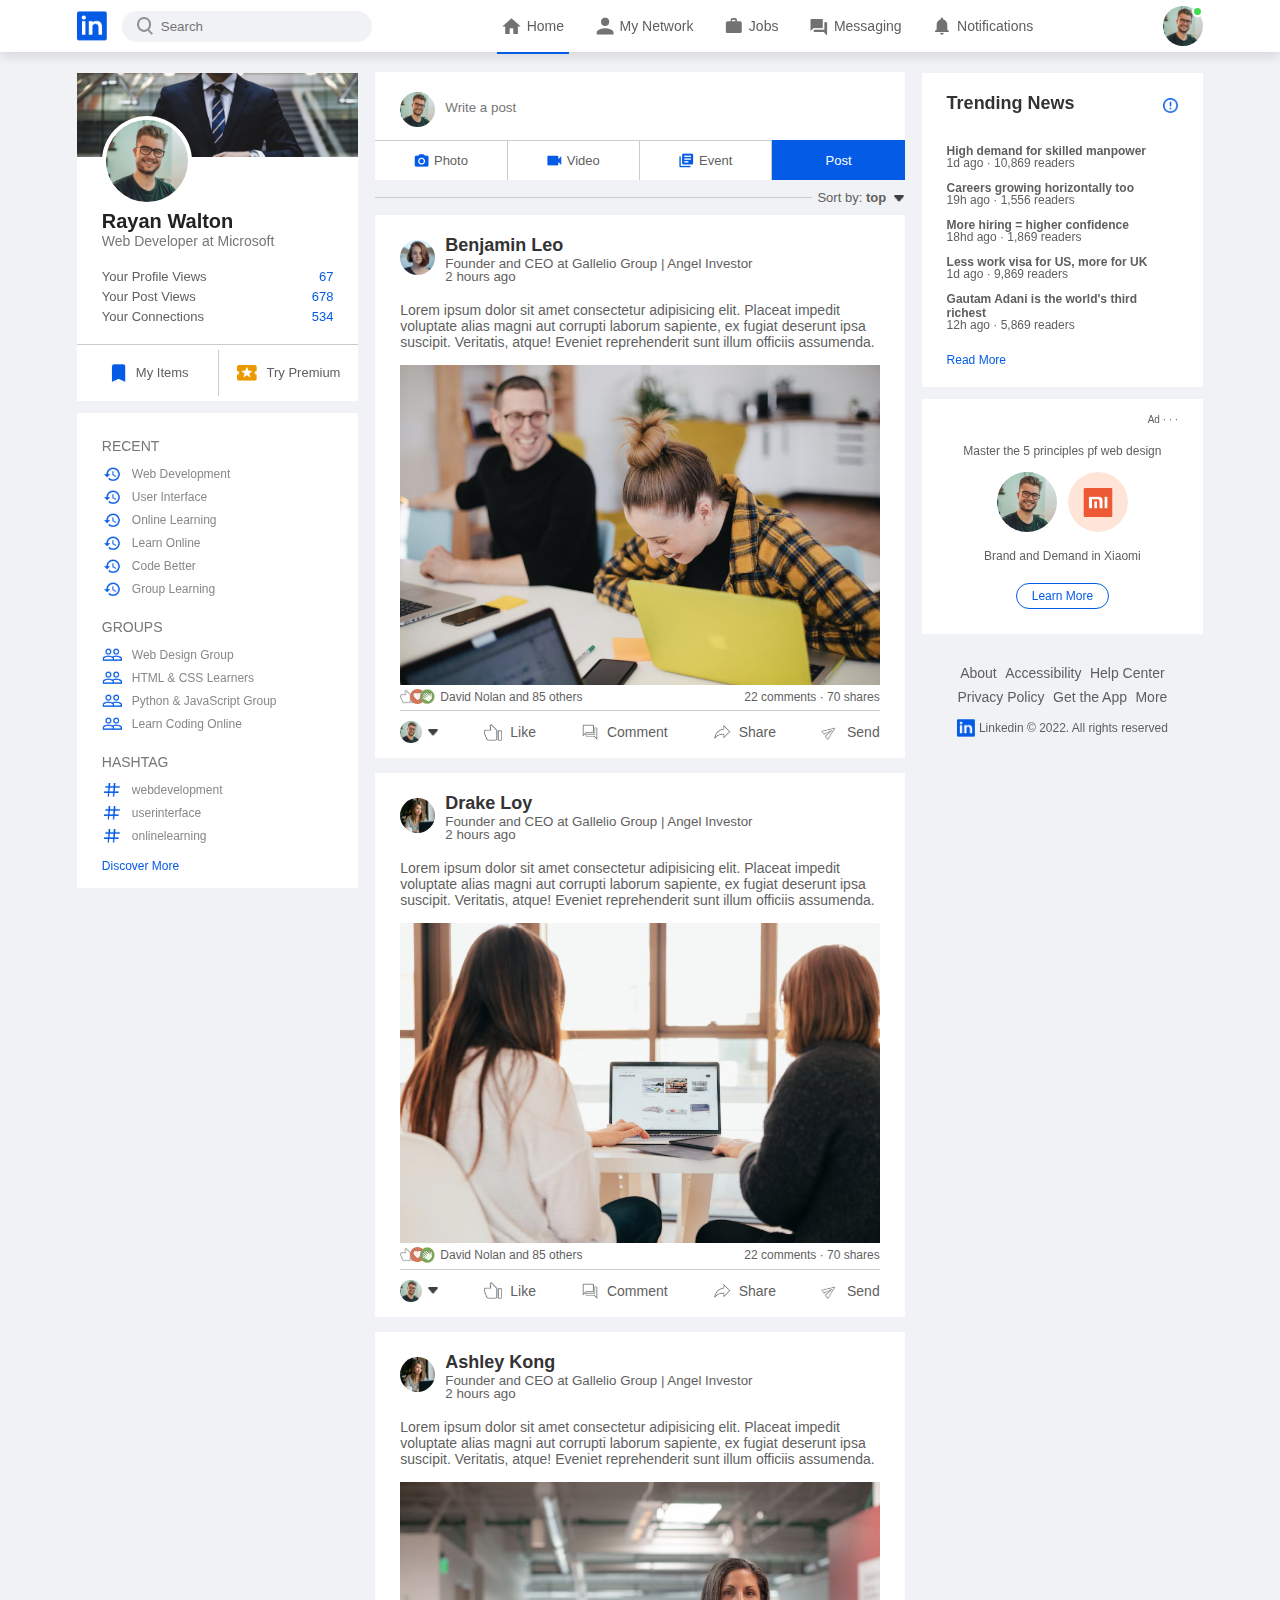
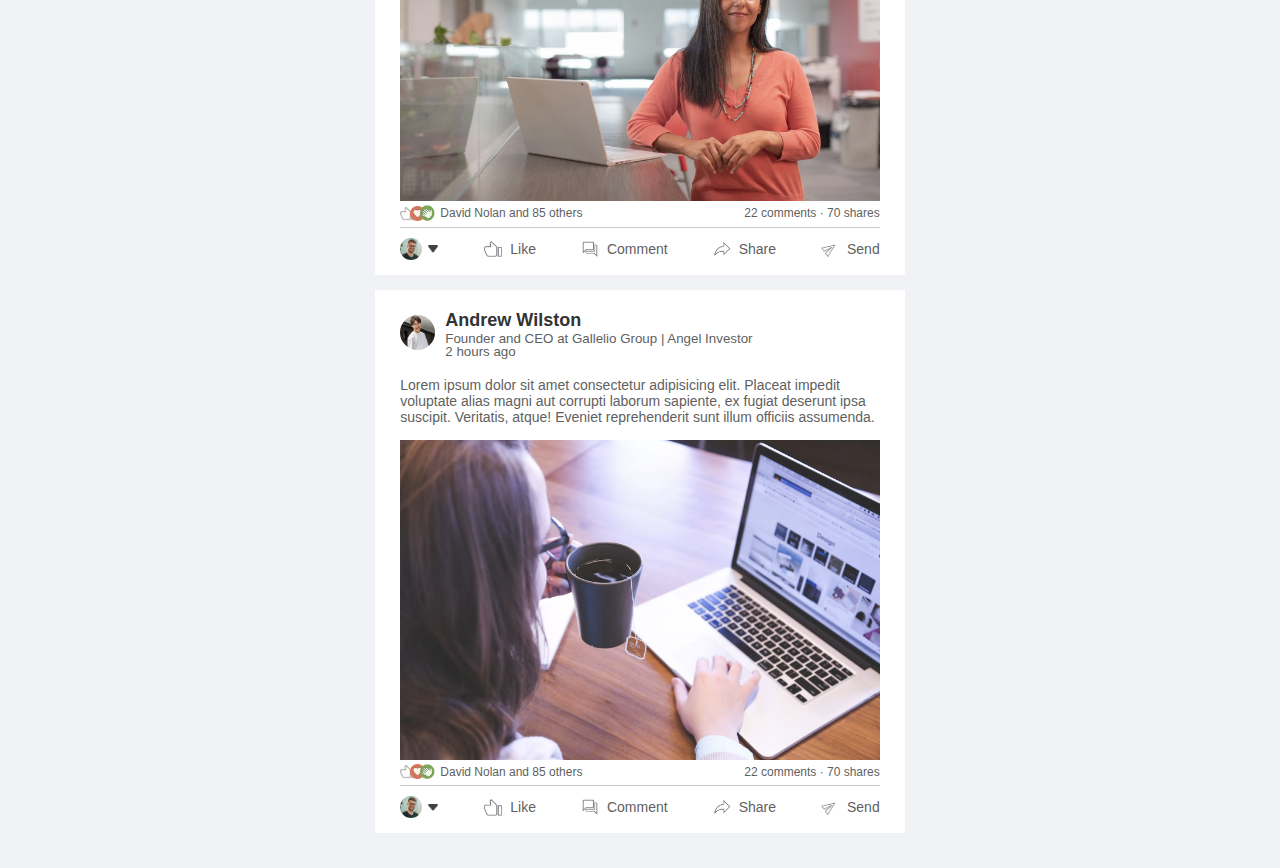
<file: index.html>
<!DOCTYPE html>
<html lang="en">
  <head>
    <meta charset="UTF-8" />
    <meta name="viewport" content="width=device-width, initial-scale=1.0" />
    <title>linkedIn</title>
    <link rel="stylesheet" href="style.css" />
  </head>
  <body>
    <nav class="navbar">
      <div class="navbar-left">
        <a href="index.html" class="logo"><img src="images/logo.png" /></a>

        <div class="search-box">
          <img src="images/search.png" />
          <input type="text" placeholder="Search" />
        </div>
      </div>
      <div class="navbar-center">
        <ul>
          <li>
            <a href="#" class="active-link"
              ><img src="images/home.png" /><span>Home</span></a
            >
          </li>
          <li>
            <a href="#"
              ><img src="images/network.png" /><span>My Network</span></a
            >
          </li>
          <li>
            <a href="#"><img src="images/jobs.png" /><span>Jobs</span></a>
          </li>
          <li>
            <a href="#"
              ><img src="images/message.png" /><span>Messaging</span></a
            >
          </li>
          <li>
            <a href="#"
              ><img src="images/notification.png" /><span
                >Notifications</span
              ></a
            >
          </li>
        </ul>
      </div>
      <div class="navbar-right">
        <div class="online">
          <img
            src="images/user-1.png"
            class="nav-profile-img"
            onclick="toggleMenu()"
          />
        </div>
      </div>

      <div class="profile-menu-wrap" id="profileMenu">
        <div class="profile-menu">
          <div class="user-info">
            <img src="images/user-1.png" />
            <div>
              <h3>Rayan Walton</h3>
              <a href="profile.html">See your profile</a>
            </div>
          </div>
          <hr />
          <a href="#" class="profile-menu-link">
            <img src="images/feedback.png" />
            <p>Give Feedback</p>
            <span>></span>
          </a>
          <a href="#" class="profile-menu-link">
            <img src="images/setting.png" />
            <p>Settings & Privacy</p>
            <span>></span>
          </a>
          <a href="#" class="profile-menu-link">
            <img src="images/help.png" />
            <p>Help & Support</p>
            <span>></span>
          </a>
          <a href="#" class="profile-menu-link">
            <img src="images/display.png" />
            <p>Display & Accessibility</p>
            <span>></span>
          </a>
          <a href="#" class="profile-menu-link">
            <img src="images/logout.png" />
            <p>Logout</p>
            <span>></span>
          </a>
        </div>
      </div>
    </nav>

    <div class="container">
      <div class="left-sidebar">
        <div class="sidebar-profile-box">
          <img src="images/cover-pic.png" width="100%" />
          <div class="sidebar-profile-info">
            <img src="images/user-1.png" />
            <h1>Rayan Walton</h1>
            <h3>Web Developer at Microsoft</h3>
            <ul>
              <li>Your Profile Views <span>67</span></li>
              <li>Your Post Views <span>678</span></li>
              <li>Your Connections <span>534</span></li>
            </ul>
          </div>
          <div class="sidebar-profile-link">
            <a href="#"><img src="images/items.png" />My Items</a>
            <a href="#"><img src="images/premium.png" />Try Premium</a>
          </div>
        </div>

        <div class="sidebar-activity" id="sidebarActivity">
          <h3>RECENT</h3>
          <a href="#"><img src="images/recent.png" />Web Development</a>
          <a href="#"><img src="images/recent.png" />User Interface</a>
          <a href="#"><img src="images/recent.png" />Online Learning</a>
          <a href="#"><img src="images/recent.png" />Learn Online</a>
          <a href="#"><img src="images/recent.png" />Code Better</a>
          <a href="#"><img src="images/recent.png" />Group Learning</a>
          <h3>GROUPS</h3>
          <a href="#"><img src="images/group.png" />Web Design Group</a>
          <a href="#"><img src="images/group.png" />HTML & CSS Learners</a>
          <a href="#"
            ><img src="images/group.png" />Python & JavaScript Group</a
          >
          <a href="#"><img src="images/group.png" />Learn Coding Online</a>
          <h3>HASHTAG</h3>
          <a href="#"><img src="images/hashtag.png" />webdevelopment</a>
          <a href="#"><img src="images/hashtag.png" />userinterface</a>
          <a href="#"><img src="images/hashtag.png" />onlinelearning</a>
          <div class="discover-more-link">
            <a href="#">Discover More</a>
          </div>
        </div>
        <p id="showMoreLink" onclick="toggleActivity()">Show more <b>+</b></p>
      </div>

      <div class="main-content">
        <div class="create-post">
          <div class="create-post-input">
            <img src="images/user-1.png" />
            <textarea rows="2" placeholder="Write a post"></textarea>
          </div>
          <div class="create-post-links">
            <li><img src="images/photo.png" />Photo</li>
            <li><img src="images/video.png" />Video</li>
            <li><img src="images/event.png" />Event</li>
            <li>Post</li>
          </div>
        </div>
        <div class="sort-by">
          <hr />
          <p>
            Sort by: <span>top <img src="images/down-arrow.png" /></span>
          </p>
        </div>

        <div class="post">
          <div class="post-author">
            <img src="images/user-3.png" />
            <div>
              <h1>Benjamin Leo</h1>
              <small>Founder and CEO at Gallelio Group | Angel Investor</small>
              <small>2 hours ago</small>
            </div>
          </div>
          <p>
            Lorem ipsum dolor sit amet consectetur adipisicing elit. Placeat
            impedit voluptate alias magni aut corrupti laborum sapiente, ex
            fugiat deserunt ipsa suscipit. Veritatis, atque! Eveniet
            reprehenderit sunt illum officiis assumenda.
          </p>
          <img src="images/post-image-1.png" width="100%" />

          <div class="post-stats">
            <div>
              <img src="images/thumbsup.png" />
              <img src="images/love.png" />
              <img src="images/clap.png" />
              <span class="liked-users">David Nolan and 85 others</span>
            </div>
            <div>
              <span>22 comments &middot; 70 shares</span>
            </div>
          </div>
          <div class="post-activity">
            <div>
              <img src="images/user-1.png" class="post-activity-user-icon" />
              <img
                src="images/down-arrow.png"
                class="post-activity-arrow-icon"
              />
            </div>
            <div class="post-activity-link">
              <img src="images/like.png" />
              <span>Like</span>
            </div>
            <div class="post-activity-link">
              <img src="images/comment.png" />
              <span>Comment</span>
            </div>
            <div class="post-activity-link">
              <img src="images/share.png" />
              <span>Share</span>
            </div>
            <div class="post-activity-link">
              <img src="images/send.png" />
              <span>Send</span>
            </div>
          </div>
        </div>

        <div class="post">
          <div class="post-author">
            <img src="images/user-4.png" />
            <div>
              <h1>Drake Loy</h1>
              <small>Founder and CEO at Gallelio Group | Angel Investor</small>
              <small>2 hours ago</small>
            </div>
          </div>
          <p>
            Lorem ipsum dolor sit amet consectetur adipisicing elit. Placeat
            impedit voluptate alias magni aut corrupti laborum sapiente, ex
            fugiat deserunt ipsa suscipit. Veritatis, atque! Eveniet
            reprehenderit sunt illum officiis assumenda.
          </p>
          <img src="images/post-image-2.png" width="100%" />

          <div class="post-stats">
            <div>
              <img src="images/thumbsup.png" />
              <img src="images/love.png" />
              <img src="images/clap.png" />
              <span class="liked-users">David Nolan and 85 others</span>
            </div>
            <div>
              <span>22 comments &middot; 70 shares</span>
            </div>
          </div>
          <div class="post-activity">
            <div>
              <img src="images/user-1.png" class="post-activity-user-icon" />
              <img
                src="images/down-arrow.png"
                class="post-activity-arrow-icon"
              />
            </div>
            <div class="post-activity-link">
              <img src="images/like.png" />
              <span>Like</span>
            </div>
            <div class="post-activity-link">
              <img src="images/comment.png" />
              <span>Comment</span>
            </div>
            <div class="post-activity-link">
              <img src="images/share.png" />
              <span>Share</span>
            </div>
            <div class="post-activity-link">
              <img src="images/send.png" />
              <span>Send</span>
            </div>
          </div>
        </div>

        <div class="post">
          <div class="post-author">
            <img src="images/user-4.png" />
            <div>
              <h1>Ashley Kong</h1>
              <small>Founder and CEO at Gallelio Group | Angel Investor</small>
              <small>2 hours ago</small>
            </div>
          </div>
          <p>
            Lorem ipsum dolor sit amet consectetur adipisicing elit. Placeat
            impedit voluptate alias magni aut corrupti laborum sapiente, ex
            fugiat deserunt ipsa suscipit. Veritatis, atque! Eveniet
            reprehenderit sunt illum officiis assumenda.
          </p>
          <img src="images/post-image-3.png" width="100%" />

          <div class="post-stats">
            <div>
              <img src="images/thumbsup.png" />
              <img src="images/love.png" />
              <img src="images/clap.png" />
              <span class="liked-users">David Nolan and 85 others</span>
            </div>
            <div>
              <span>22 comments &middot; 70 shares</span>
            </div>
          </div>
          <div class="post-activity">
            <div>
              <img src="images/user-1.png" class="post-activity-user-icon" />
              <img
                src="images/down-arrow.png"
                class="post-activity-arrow-icon"
              />
            </div>
            <div class="post-activity-link">
              <img src="images/like.png" />
              <span>Like</span>
            </div>
            <div class="post-activity-link">
              <img src="images/comment.png" />
              <span>Comment</span>
            </div>
            <div class="post-activity-link">
              <img src="images/share.png" />
              <span>Share</span>
            </div>
            <div class="post-activity-link">
              <img src="images/send.png" />
              <span>Send</span>
            </div>
          </div>
        </div>

        <div class="post">
          <div class="post-author">
            <img src="images/user-5.png" />
            <div>
              <h1>Andrew Wilston</h1>
              <small>Founder and CEO at Gallelio Group | Angel Investor</small>
              <small>2 hours ago</small>
            </div>
          </div>
          <p>
            Lorem ipsum dolor sit amet consectetur adipisicing elit. Placeat
            impedit voluptate alias magni aut corrupti laborum sapiente, ex
            fugiat deserunt ipsa suscipit. Veritatis, atque! Eveniet
            reprehenderit sunt illum officiis assumenda.
          </p>
          <img src="images/post-image-4.png" width="100%" />

          <div class="post-stats">
            <div>
              <img src="images/thumbsup.png" />
              <img src="images/love.png" />
              <img src="images/clap.png" />
              <span class="liked-users">David Nolan and 85 others</span>
            </div>
            <div>
              <span>22 comments &middot; 70 shares</span>
            </div>
          </div>
          <div class="post-activity">
            <div>
              <img src="images/user-1.png" class="post-activity-user-icon" />
              <img
                src="images/down-arrow.png"
                class="post-activity-arrow-icon"
              />
            </div>
            <div class="post-activity-link">
              <img src="images/like.png" />
              <span>Like</span>
            </div>
            <div class="post-activity-link">
              <img src="images/comment.png" />
              <span>Comment</span>
            </div>
            <div class="post-activity-link">
              <img src="images/share.png" />
              <span>Share</span>
            </div>
            <div class="post-activity-link">
              <img src="images/send.png" />
              <span>Send</span>
            </div>
          </div>
        </div>
      </div>

      <div class="right-sidebar">
        <div class="sidebar-news">
          <img src="images/more.png" class="info-icon" />
          <h3>Trending News</h3>
          <a href="#">High demand for skilled manpower</a>
          <span>1d ago &middot; 10,869 readers</span>

          <a href="#">Careers growing horizontally too</a>
          <span>19h ago &middot; 1,556 readers</span>

          <a href="#">More hiring = higher confidence</a>
          <span>18hd ago &middot; 1,869 readers</span>

          <a href="#">Less work visa for US, more for UK</a>
          <span>1d ago &middot; 9,869 readers</span>

          <a href="#">Gautam Adani is the world's third richest</a>
          <span>12h ago &middot; 5,869 readers</span>

          <a href="#" class="read-more-link">Read More</a>
        </div>

        <div class="sidebar-ad">
          <small>Ad &middot; &middot; &middot;</small>
          <p>Master the 5 principles pf web design</p>
          <div>
            <img src="images/user-1.png" />
            <img src="images/mi-logo.png" />
          </div>
          <b>Brand and Demand in Xiaomi</b>
          <a href="#" class="ad-link">Learn More</a>
        </div>

        <div class="sidebar-useful-links">
          <a href="#">About</a>
          <a href="#">Accessibility</a>
          <a href="#">Help Center</a>
          <a href="#">Privacy Policy</a>
          <a href="#">Get the App</a>
          <a href="#">More</a>

          <div class="copyright-msg">
            <img src="images/logo.png" />
            <p>Linkedin &#169; 2022. All rights reserved</p>
          </div>
        </div>
      </div>
    </div>

    <script>
      let profileMenu = document.getElementById("profileMenu");
      function toggleMenu() {
        profileMenu.classList.toggle("open-menu");
      }
    </script>

    <script>
      let sideActivity = document.getElementById("sidebarActivity");
      let moreLink = document.getElementById("showMoreLink");
g
      function toggleActivity() {
        sideActivity.classList.toggle("open-activity");

        if (sideActivity.classList.contains("open-activity")){
          moreLink.innerHTML = "Show less <b>-</b>";
        } else {
          moreLink.innerHTML = "Show more <b>+</b>";
        }
      }
    </script>
  </body>
</html>
</file>
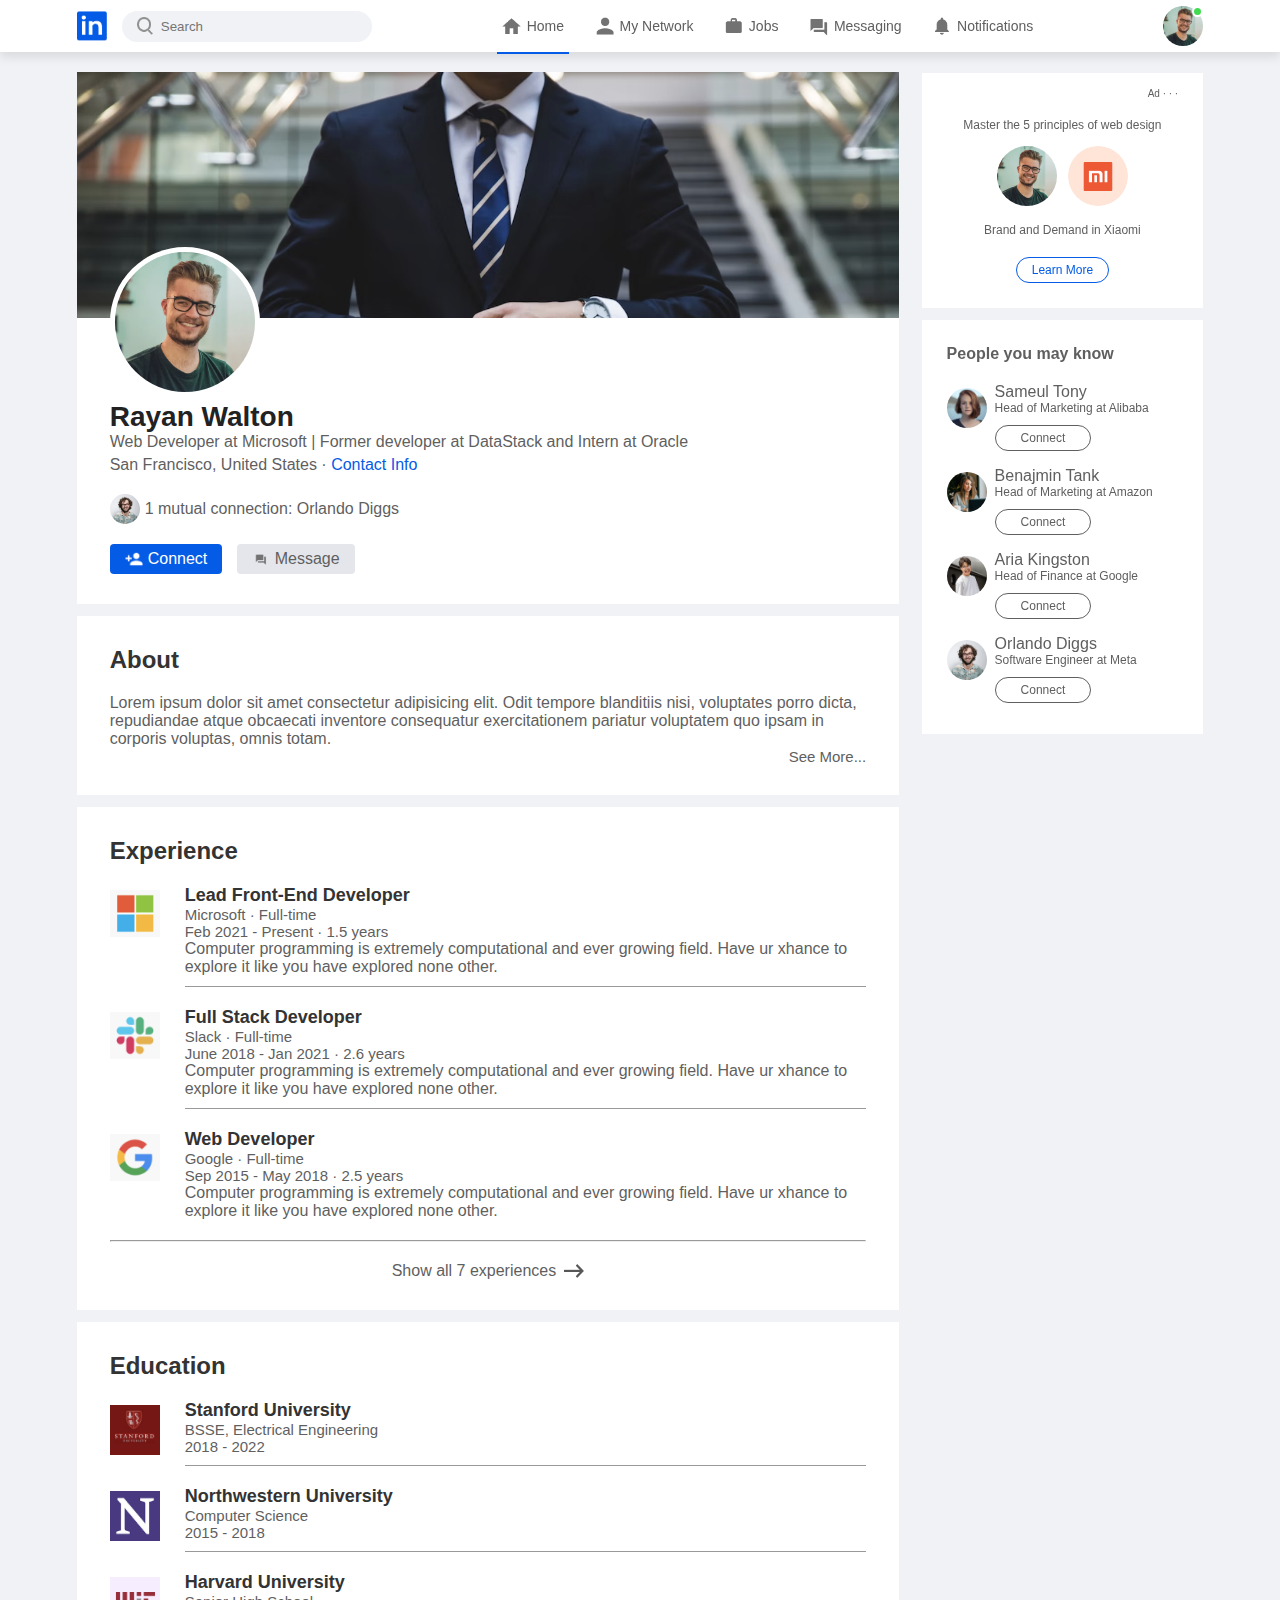
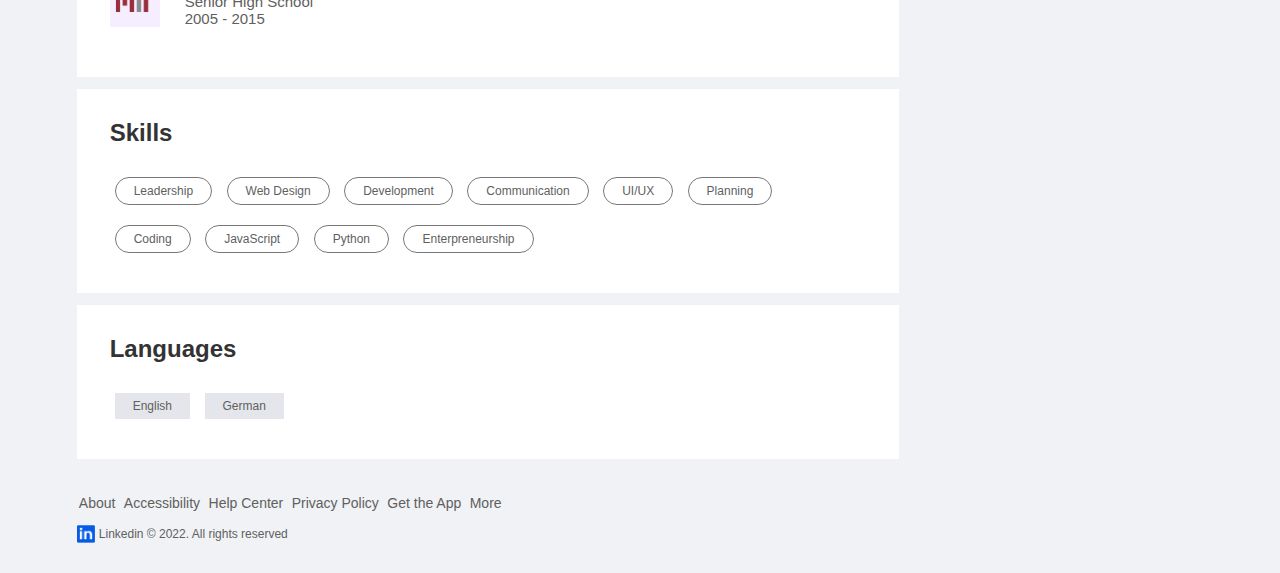
<file: profile.html>
<!DOCTYPE html>
<html lang="en">
  <head>
    <meta charset="UTF-8" />
    <meta name="viewport" content="width=device-width, initial-scale=1.0" />
    <title>Profile</title>
    <link rel="stylesheet" href="style.css" />
  </head>
  <body>
    <nav class="navbar">
      <div class="navbar-left">
        <a href="index.html" class="logo"><img src="images/logo.png" /></a>

        <div class="search-box">
          <img src="images/search.png" />
          <input type="text" placeholder="Search" />
        </div>
      </div>
      <div class="navbar-center">
        <ul>
          <li>
            <a href="#" class="active-link"
              ><img src="images/home.png" /><span>Home</span></a
            >
          </li>
          <li>
            <a href="#"
              ><img src="images/network.png" /><span>My Network</span></a
            >
          </li>
          <li>
            <a href="#"><img src="images/jobs.png" /><span>Jobs</span></a>
          </li>
          <li>
            <a href="#"
              ><img src="images/message.png" /><span>Messaging</span></a
            >
          </li>
          <li>
            <a href="#"
              ><img src="images/notification.png" /><span
                >Notifications</span
              ></a
            >
          </li>
        </ul>
      </div>
      <div class="navbar-right">
        <div class="online">
          <img
            src="images/user-1.png"
            class="nav-profile-img"
            onclick="toggleMenu()"
          />
        </div>
      </div>

      <div class="profile-menu-wrap" id="profileMenu">
        <div class="profile-menu">
          <div class="user-info">
            <img src="images/user-1.png" />
            <div>
              <h3>Rayan Walton</h3>
              <a href="profile.html">See your profile</a>
            </div>
          </div>
          <hr />
          <a href="#" class="profile-menu-link">
            <img src="images/feedback.png" />
            <p>Give Feedback</p>
            <span>></span>
          </a>
          <a href="#" class="profile-menu-link">
            <img src="images/setting.png" />
            <p>Settings & Privacy</p>
            <span>></span>
          </a>
          <a href="#" class="profile-menu-link">
            <img src="images/help.png" />
            <p>Help & Support</p>
            <span>></span>
          </a>
          <a href="#" class="profile-menu-link">
            <img src="images/display.png" />
            <p>Display & Accessibility</p>
            <span>></span>
          </a>
          <a href="#" class="profile-menu-link">
            <img src="images/logout.png" />
            <p>Logout</p>
            <span>></span>
          </a>
        </div>
      </div>
    </nav>

    <div class="container">
      <div class="profile-main">
        <div class="profile-container">
          <img src="images/cover-pic.png" width="100%" />
          <div class="profile-container-inner">
            <img src="images/user-1.png" class="profile-pic" />
            <h1>Rayan Walton</h1>
            <b
              >Web Developer at Microsoft | Former developer at DataStack and
              Intern at Oracle</b
            >
            <p>
              San Francisco, United States &middot; <a href="#">Contact Info</a>
            </p>
            <div class="mutual-connection">
              <img src="images/user-2.png" />
              <span>1 mutual connection: Orlando Diggs</span>
            </div>
            <div class="profile-btn">
              <a href="#" class="primary-btn"
                ><img src="images/connect.png" />Connect</a
              >
              <a href="#"><img src="images/message.png" />Message</a>
            </div>
          </div>
        </div>

        <div class="profile-description">
          <h2>About</h2>
          <p>
            Lorem ipsum dolor sit amet consectetur adipisicing elit. Odit
            tempore blanditiis nisi, voluptates porro dicta, repudiandae atque
            obcaecati inventore consequatur exercitationem pariatur voluptatem
            quo ipsam in corporis voluptas, omnis totam.
          </p>
          <a href="#" class="see-more-link">See More...</a>
        </div>

        <div class="profile-description">
          <h2>Experience</h2>
          <div class="profile-desc-row">
            <img src="images/microsoft.png" />
            <div>
              <h3>Lead Front-End Developer</h3>
              <b>Microsoft &middot; Full-time</b>
              <b>Feb 2021 - Present &middot; 1.5 years</b>
              <p>
                Computer programming is extremely computational and ever growing
                field. Have ur xhance to explore it like you have explored none
                other.
              </p>
              <hr />
            </div>
          </div>

          <div class="profile-desc-row">
            <img src="images/slack.png" />
            <div>
              <h3>Full Stack Developer</h3>
              <b>Slack &middot; Full-time</b>
              <b>June 2018 - Jan 2021 &middot; 2.6 years</b>
              <p>
                Computer programming is extremely computational and ever growing
                field. Have ur xhance to explore it like you have explored none
                other.
              </p>
              <hr />
            </div>
          </div>

          <div class="profile-desc-row">
            <img src="images/google.png" />
            <div>
              <h3>Web Developer</h3>
              <b>Google &middot; Full-time</b>
              <b>Sep 2015 - May 2018 &middot; 2.5 years</b>
              <p>
                Computer programming is extremely computational and ever growing
                field. Have ur xhance to explore it like you have explored none
                other.
              </p>
            </div>
          </div>

          <hr />
          <a href="#" class="experience-link"
            >Show all 7 experiences <img src="images/right-arrow.png"
          /></a>
        </div>

        <div class="profile-description">
          <h2>Education</h2>
          <div class="profile-desc-row">
            <img src="images/stanford.png" />
            <div>
              <h3>Stanford University</h3>
              <b>BSSE, Electrical Engineering</b>
              <b>2018 - 2022</b>
              <hr />
            </div>
          </div>

          <div class="profile-desc-row">
            <img src="images/north.png" />
            <div>
              <h3>Northwestern University</h3>
              <b>Computer Science</b>
              <b>2015 - 2018</b>
              <hr />
            </div>
          </div>

          <div class="profile-desc-row">
            <img src="images/mit.png" />
            <div>
              <h3>Harvard University</h3>
              <b>Senior High School</b>
              <b>2005 - 2015</b>
            </div>
          </div>
        </div>

        <div class="profile-description">
          <h2>Skills</h2>
          <a href="#" class="skills-btn">Leadership</a>
          <a href="#" class="skills-btn">Web Design</a>
          <a href="#" class="skills-btn">Development</a>
          <a href="#" class="skills-btn">Communication</a>
          <a href="#" class="skills-btn">UI/UX</a>
          <a href="#" class="skills-btn">Planning</a>
          <a href="#" class="skills-btn">Coding</a>
          <a href="#" class="skills-btn">JavaScript</a>
          <a href="#" class="skills-btn">Python</a>
          <a href="#" class="skills-btn">Enterpreneurship</a>
        </div>

        <div class="profile-description">
          <h2>Languages</h2>
          <a href="#" class="language-btn">English</a>
          <a href="#" class="language-btn">German</a>
        </div>
      </div>
      <div class="profile-sidebar">
        <div class="sidebar-ad">
          <small>Ad &middot; &middot; &middot;</small>
          <p>Master the 5 principles of web design</p>
          <div>
            <img src="images/user-1.png" />
            <img src="images/mi-logo.png" />
          </div>
          <b>Brand and Demand in Xiaomi</b>
          <a href="#" class="ad-link">Learn More</a>
        </div>

        <div class="sidebar-people">
          <h3>People you may know</h3>
          <div class="sidebar-people-row">
            <img src="images/user-3.png">
            <div>
              <h2>Sameul Tony</h2>
              <p>Head of Marketing at Alibaba</p>
              <a href="#">Connect</a>
            </div>
          </div>

           <div class="sidebar-people-row">
            <img src="images/user-4.png">
            <div>
              <h2>Benajmin Tank</h2>
              <p>Head of Marketing at Amazon</p>
              <a href="#">Connect</a>
            </div>
          </div>

           <div class="sidebar-people-row">
            <img src="images/user-5.png">
            <div>
              <h2>Aria Kingston</h2>
              <p>Head of Finance at Google</p>
              <a href="#">Connect</a>
            </div>
          </div>

           <div class="sidebar-people-row">
            <img src="images/user-2.png">
            <div>
              <h2>Orlando Diggs</h2>
              <p>Software Engineer at Meta</p>
              <a href="#">Connect</a>
            </div>
          </div>
        </div>

      </div>
    </div>

    <div class="profile-footer">
       <div class="sidebar-useful-links">
          <a href="#">About</a>
          <a href="#">Accessibility</a>
          <a href="#">Help Center</a>
          <a href="#">Privacy Policy</a>
          <a href="#">Get the App</a>
          <a href="#">More</a>

          <div class="copyright-msg">
            <img src="images/logo.png" />
            <p>Linkedin &#169; 2022. All rights reserved</p>
          </div>
        </div>
    </div>

    <script>
      let profileMenu = document.getElementById("profileMenu");

      function toggleMenu() {
        profileMenu.classList.toggle("open-menu");
      }
    </script>
  </body>
</html>
</file>
<file: style.css>
* {
    margin: 0;
    padding: 0;
    font-family: "Trebuchet MS", "Lucida Sans Unicode", "Lucida Grande",
        "Lucida Sans", Arial, sans-serif;
    box-sizing: border-box;
}

body {
    background: #f0f2f5;
    color: #5f5f5f;
}

a {
    text-decoration: none;
    color: #5f5f5f;
}

.navbar {
    display: flex;
    align-items: center;
    justify-content: space-between;
    background: #fff;
    padding: 6px 6%;
    position: sticky;
    top: 0;
    z-index: 100;
    box-shadow: 0 5px 10px rgba(0, 0, 0, 0.1);
}

.logo img {
    width: 30px;
    margin-right: 15px;
    display: block;
}

.navbar-center ul li {
    display: inline-block;
    list-style: none;
}

.navbar-center ul li a {
    display: flex;
    align-items: center;
    font-size: 14px;
    margin: 5px 8px;
    padding-right: 5px;
    position: relative;
}

.navbar-center ul li a img {
    width: 30px;
}

.navbar-center ul li a::after {
    content: '';
    width: 0;
    height: 2px;
    background: #045be6;
    position: absolute;
    bottom: -13px;
    transition: width 0.3s ease;
}

.navbar-center ul li a:hover::after,
.navbar-center ul li a.active-link::after {
    width: 100%;
}

.nav-profile-img {
    width: 40px;
    border-radius: 50%;
    display: block;
    cursor: pointer;
    position: relative;
}

.online {
    position: relative;
}

.online::after {
    content: '';
    width: 7px;
    height: 7px;
    border: 2px solid #fff;
    border-radius: 50%;
    right: 0;
    top: 0;
    background: #41db51;
    position: absolute;
}

.search-box {
    background: #f0f2f5;
    width: 250px;
    border-radius: 20px;
    display: flex;
    align-items: center;
    padding: 0 15px;
}

.navbar-left {
    display: flex;
    align-items: center;
}

.search-box img {
    width: 16px;
}

.search-box input {
    width: 100%;
    background: transparent;
    padding: 8px;
    outline: none;
    border: 0;
}

.container {
    padding: 20px 6%;
    display: flex;
    flex-wrap: wrap;
    justify-content: space-between;
}

.left-sidebar {
    flex-basis: 25%;
    align-self: flex-start;
    position: sticky;
    top: 73px;
}

.sidebar-profile-box {
    background: #fff;
}

.sidebar-profile-info {
    padding: 0 25px;
}

.sidebar-profile-info img {
    width: 90px;
    border-radius: 50%;
    background: #fff;
    padding: 4px;
    margin-top: -45px;
}

.sidebar-profile-info h1 {
    font-size: 20px;
    font-weight: 600;
    color: #222;
}

.sidebar-profile-info h3 {
    font-size: 14px;
    font-weight: 500;
    color: #777;
}

.sidebar-profile-info ul {
    list-style: none;
    margin: 20px 0;
}

.sidebar-profile-info ul li {
    width: 100%;
    margin: 5px 0;
    font-size: 13px;
}

.sidebar-profile-info ul li span {
    float: right;
    color: #045be6;
}

.sidebar-profile-link {
    display: flex;
    align-items: center;
    border-top: 1px solid #ccc;
}

.sidebar-profile-link a {
    flex-basis: 50%;
    display: flex;
    align-items: center;
    justify-content: center;
    padding: 15px 0;
    font-size: 13px;
    border-left: 1px solid #ccc;
}

.sidebar-profile-link a:first-child {
    border-left: 0;
}

.sidebar-profile-link a img {
    width: 20px;
    margin-right: 10px;
}

.sidebar-activity {
    background: #fff;
    padding: 5px 25px;
    margin: 12px 0;
}

.sidebar-activity h3 {
    color: #777;
    font-size: 14px;
    font-weight: 500;
    margin: 20px 0 10px;
}

.sidebar-activity a {
    display: flex;
    align-items: center;
    font-size: 12px;
    font-weight: 500;
    color: #888;
    margin: 3px 0;
}

.sidebar-activity a img {
    width: 20px;
    margin-right: 10px;
}

.dicover-more-link {
    border-top: 1px solid #ccc;
    text-align: center;
    margin-top: 20px;
    margin-left: -25px;
    margin-right: -25px;
}

.discover-more-link a {
    color: #045be6;
    display: inline-block;
    margin: 10px 0;
}




.right-sidebar {
    flex-basis: 25%;
    align-self: flex-start;
    position: sticky;
    top: 73px;
}

.sidebar-news {
    background: #fff;
    padding: 10px 25px;
}

.info-icon {
    width: 15px;
    float: right;
    margin-top: 15px;
}

.sidebar-news h3 {
    font-size: 18px;
    font-weight: 600;
    color: #333;
    margin: 10px 0 30px;
}

.sidebar-news a {
    display: block;
    font-size: 12px;
    font-weight: 600;
    margin-top: 10px;
    margin-bottom: -5px;
}

.sidebar-news span {
    font-size: 12px;
}

.sidebar-news .read-more-link {
    color: #045be6;
    font-weight: 500;
    margin: 20px 0 10px;
}

.sidebar-ad {
    background: #fff;
    padding: 15px 25px;
    text-align: center;
    margin: 12px 0;
    font-size: 12px;
}

.sidebar-ad img {
    width: 60px;
    border-radius: 50%;
    margin: 4px;
}

.sidebar-ad small {
    float: right;
    font-weight: 500;
}

.sidebar-ad p {
    margin-top: 30px;
    margin-bottom: 10px;
}

.sidebar-ad b {
    display: block;
    font-weight: 500;
    margin-top: 10px;
}

.ad-link {
    display: inline-block;
    border: 1px solid #045be6;
    border-radius: 30px;
    padding: 5px 15px;
    color: #045be6;
    font-weight: 500;
    margin: 20px auto 10px;
}

.sidebar-useful-links {
    padding: 15px 25px;
    text-align: center;
}

.sidebar-useful-links a {
    display: inline-block;
    font-size: 14px;
    margin: 4px 2px;
}

.copyright-msg {
    display: flex;
    align-items: center;
    justify-content: center;
    font-size: 12px;
    margin-top: 10px;
    font-weight: 500;
}

.copyright-msg img {
    width: 18px;
    margin-right: 4px;
}



.main-content {
    flex-basis: 47%;
}

.create-post {
    background: #fff;
}

.create-post-input {
    padding: 20px 25px 10px;
    display: flex;
    align-items: flex-start;
}

.create-post-input img {
    width: 35px;
    border-radius: 50%;
    margin-right: 10px;
}

.create-post-input textarea {
    width: 100%;
    border: 0;
    outline: 0;
    resize: none;
    background: transparent;
    margin-top: 8px;
}

::placeholder {
    font-weight: 500;
}

.create-post-links {
    display: flex;
    align-items: flex-start;
}

.create-post-links li {
    list-style: none;
    border-top: 1px solid #ccc;
    border-right: 1px solid #ccc;
    flex-basis: 25%;
    height: 40px;
    font-size: 13px;
    display: flex;
    align-items: center;
    justify-content: center;
    cursor: pointer;
}

.create-post-links li img {
    width: 15px;
    margin-right: 5px;
}

.create-post-links li:last-child {
    background: #045be6;
    color: #fff;
    border-top: 0;
    border-right: 0;
}

.sort-by {
    display: flex;
    align-items: center;
    margin: 10px 0;
}

.sort-by hr {
    flex: 1;
    border: 0;
    height: 1px;
    background: #ccc;
}

.sort-by p {
    font-size: 13px;
    padding-left: 5px;
}

.sort-by p span {
    font-weight: 600;
    cursor: pointer;
}

.sort-by p span img {
    width: 12px;
    margin-left: 3px;
}

.post {
    background: #fff;
    padding: 20px 25px 5px;
    margin: 5px 0 15px;
}

.post-author {
    display: flex;
    align-items: flex-start;
    margin-bottom: 20px;
}

.post-author img {
    width: 35px;
    border-radius: 50%;
    margin-right: 10px;
    margin-top: 5px;
}

.post-author h1 {
    font-size: 18px;
    font-weight: 600;
    color: #333;
}

.post-author small {
    display: block;
    margin-bottom: -2px;
}

.post p {
    font-size: 14px;
    margin-bottom: 15px;
}

.post-stats {
    display: flex;
    flex-wrap: wrap;
    align-items: center;
    justify-content: space-between;
    font-size: 12px;
    border-bottom: 1px solid #ccc;
    padding-bottom: 6px;
}

.post-stats div {
    display: flex;
    align-items: center;
}

.post-stats img {
    width: 15px;
    margin-right: -5px;
}

.liked-users {
    margin-left: 10px;
}

.post-activity {
    display: flex;
    align-items: center;
    justify-content: space-between;
    padding: 10px 0;
    font-size: 14px;
    font-weight: 500;
}

.post-activity div {
    display: flex;
    align-items: center;
}

.post-activity-user-icon {
    width: 22px;
    border-radius: 50%;
}

.post-activity-arrow-icon {
    width: 12px;
    margin-left: 5px;
}

.post-activity-link img {
    width: 18px;
    margin-right: 8px;
}



.profile-menu-wrap {
    position: absolute;
    top: 100%;
    right: 5%;
    width: 320px;
    max-height: 0;
    overflow: hidden;
    transition: max-height 0.5s;
}

.profile-menu-wrap.open-menu {
    max-height: 400px;
}

.profile-menu {
    background: #222;
    color: #fff;
    padding: 20px;
    margin: 10px;
}

.user-info {
    display: flex;
    align-items: center;
}

.user-info img {
    width: 50px;
    border-radius: 50%;
    margin-right: 15px;
}

.user-info h3 {
    font-weight: 500;
    margin-bottom: -7px;
}

.user-info a {
    color: #c9dbf8;
    font-size: 13px;
}

.profile-menu hr {
    border: 0;
    height: 1px;
    width: 100%;
    background: #fff;
    margin: 15px 0 10px;
}

.profile-menu-link {
    display: flex;
    align-items: center;
    color: #fff;
    color: 12px 0;
    font-size: 14px;
}

.profile-menu-link p {
    width: 100%;
}

.profile-menu-link img {
    width: 35px;
    border-radius: 50%;
    margin-right: 15px;
    margin-bottom: 8px;
}

.profile-main {
    flex-basis: 73%;
}

.profile-sidebar {
    flex-basis: 25%;
    align-self: flex-start;
    position: sticky;
    top: 73px;
}

.profile-container {
    background: #fff;
}

.profile-container-inner {
    padding: 0 4% 10px;
}

.profile-pic {
    width: 150px;
    border-radius: 50%;
    margin-top: -75px;
    padding: 5px;
    background: #fff;
}

.profile-container h1 {
    font-size: 28px;
    font-weight: 600;
    color: #222;
}

.profile-container b {
    font-weight: 500;
}

.profile-container p {
    margin-top: 5px;
}

.profile-container p a {
    color: #045be6;
    font-weight: 500;
}

.mutual-connection {
    display: flex;
    align-items: center;
    margin: 20px 0;
}

.mutual-connection img {
    width: 30px;
    border-radius: 50%;
    margin-right: 5px;
}

.profile-btn {
    margin: 20px 0;
}

.profile-btn a {
    display: inline-flex;
    align-items: center;
    background: #e4e6eb;
    padding: 6px 15px;
    border-radius: 4px;
    margin-right: 10px;
}

.profile-btn a img {
    width: 18px;
    margin-right: 5px;
}

.profile-btn .primary-btn {
    background: #045be6;
    color: #fff;
}

.profile-description {
    background: #fff;
    padding: 20px 4% 30px;
    margin: 12px 0;
}

.profile-description h2 {
    color: #333;
    margin: 10px 0 20px;
    font-weight: 600;
}

.see-more-link {
    display: block;
    text-align: right;
    font-size: 15px;
}

.profile-desc-row {
    display: flex;
    align-items: flex-start;
    margin: 20px 0;
}

.profile-desc-row img {
    width: 50px;
    margin-right: 25px;
    margin-top: 5px;
}

.profile-desc-row div {
    width: 100%;
}

.profile-desc-row h3 {
    font-size: 18px;
    font-weight: 600;
    color: #333;
}

.profile-desc-row b {
    display: block;
    font-weight: 500;
    font-size: 15px;
}

.profile-desc-row hr {
    border: 0;
    border-bottom: 1px solid #999;
    margin-top: 10px;
}

.experience-link {
    display: flex;
    align-items: center;
    justify-content: center;
    padding-top: 20px;
    font-weight: 500;
}

.experience-link img {
    width: 20px;
    margin-left: 8px;
}

.skills-btn {
    display: inline-block;
    margin: 10px 5px;
    padding: 6px 18px;
    border: 1px solid #777;
    border-radius: 30px;
    font-size: 12px;
    font-weight: 500;
}

.language-btn {
    display: inline-block;
    margin: 10px 5px;
    padding: 6px 18px;
    background: #e4e6eb;
    font-size: 12px;
    font-weight: 500;
}

.profile-sidebar .sidebar-ad {
    margin: 0;
}

.sidebar-people {
    background: #fff;
    padding: 15px 25px;
    margin: 12px 0;
    font-size: 12px;
}

.sidebar-people h3 {
    font-size: 16px;
    font-weight: 600;
    margin: 10px 0 20px;
}

.sidebar-people-row {
    display: flex;
    align-items: flex-start;
    margin: 6px 0;
}

.sidebar-people-row img {
    width: 40px;
    border-radius: 50%;
    margin-right: 8px;
    margin-top: 5px;
}

.sidebar-people-row h2 {
    font-weight: 500;
    font-size: 16px;
}

.sidebar-people-row a {
    display: inline-block;
    margin: 10px 0;
    padding: 5px 25px;
    border: 1px solid #5f5f5f;
    border-radius: 30px;
    font-weight: 500;
}

.profile-footer {
    padding: 0 6% 30px;
}

.profile-footer .sidebar-useful-links {
    text-align: left;
    padding: 0;
}

.profile-footer .copyright-msg {
    justify-content: flex-start;
}

#showMoreLink {
    display: none;
}

@media only screen and (max-width: 600px) {
    .search-box {
        background: transparent;
        width: auto;
        padding: 0;
    }
    .search-box input {
        width: 0;
        padding: 0;
    }
    .navbar-center ul li a span {
        display: none;
    }
    .navbar-center ul li a {
        padding-right: 0;
        margin: 5px;
    }
    .nav-profile-img {
        width: 30px;
    }
    .container {
        padding: 15px 3%;
    }
    .left-sidebar, .right-sidebar {
        flex-basis: 100%;
        position: relative;
        top: unset;
    }
    .main-content {
        flex-basis: 100%;
    }
    .post-stats div {
        margin: 2px 0;
    }
    .post-activity-link span {
        display: none;
    }
    .post-activity-link img {
        margin-right: 0;
    }
    .profile-main, .profile-sidebar {
        flex-basis: 100%;
    }
    .profile-container {
        font-size: 14px;
    }
    .profile-pic {
        width: 100px;
        margin-top: -50px;
    }
    .profile-description {
        font-size: 14px;
    }
    #showMoreLink {
        display: block;
        width: fit-content;
        margin: 10px auto;
        font-size: 14px;
        cursor: pointer;
    }
    .sidebar-activity {
        display: none;
    }
    .sidebar-activity.open-activity {
        display: block;
    }
}
</file>
